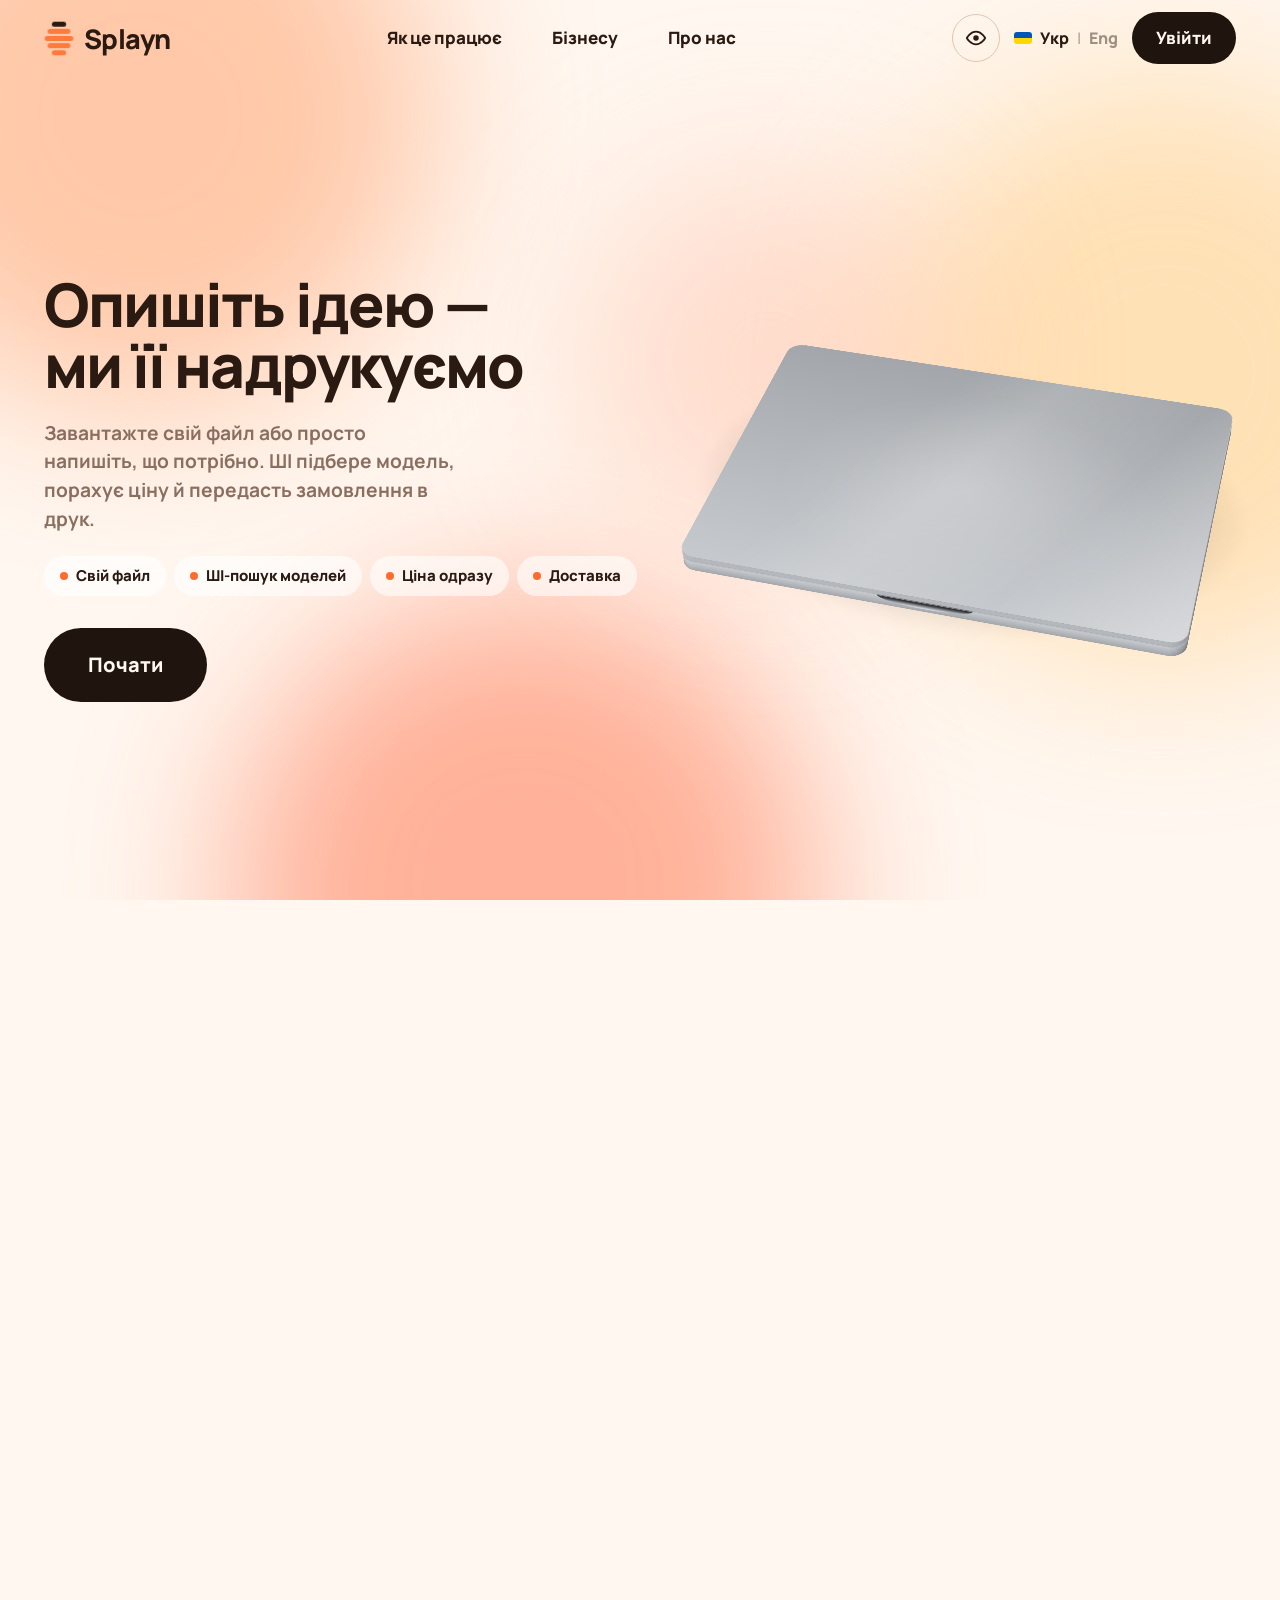
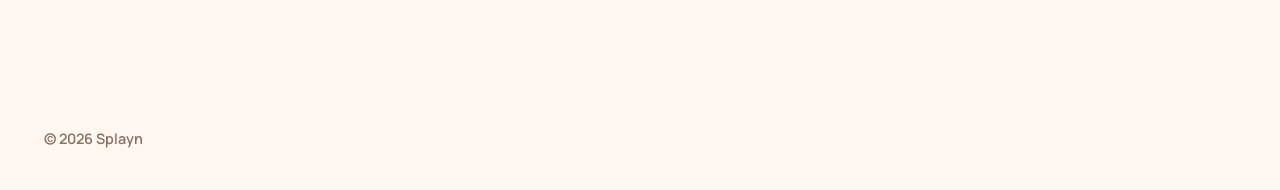
<file: site/index.html>
<!doctype html>
<html lang="uk">
<head>
  <meta charset="utf-8">
  <meta name="viewport" content="width=device-width, initial-scale=1">
  <title>Splayn — 3D-друк на замовлення</title>
  <link rel="preconnect" href="https://fonts.googleapis.com">
  <link rel="preconnect" href="https://fonts.gstatic.com" crossorigin>
  <link href="https://fonts.googleapis.com/css2?family=Manrope:wght@500;600;700;800&display=swap" rel="stylesheet">
  <link rel="icon" href="img/logo.svg" type="image/svg+xml">
  <link rel="stylesheet" href="css/main.css">
  <link rel="stylesheet" href="css/story.css">
</head>
<body>
  <div class="bg" aria-hidden="true"><span></span><span></span><span></span><span class="follow"></span></div>

  <header class="site-header">
    <div class="bar container">
      <a class="logo" href="index.html" aria-label="Splayn — на головну">
        <svg class="logo-mark" viewBox="18 18 84 98" aria-hidden="true"><rect x="40" y="100" width="40" height="14" rx="7"/><rect x="28" y="80" width="64" height="14" rx="7"/><rect x="20" y="60" width="80" height="14" rx="7"/><rect x="28" y="40" width="64" height="14" rx="7"/><rect class="top" x="40" y="20" width="40" height="14" rx="7"/></svg>
        <span class="logo-word">Splayn</span>
      </a>
      <nav class="nav" id="nav" aria-label="Головне меню">
        <a href="index.html#how">Як це працює</a>
        <a href="#business">Бізнесу</a>
        <a href="#about">Про нас</a>
      </nav>
      <div class="bar-right">
        <button class="icon-btn" id="a11y-btn" type="button" aria-pressed="false"
                aria-label="Версія для людей з порушенням зору">
          <svg width="22" height="22" viewBox="0 0 24 24" fill="none" stroke="currentColor" stroke-width="2"
               stroke-linejoin="round" aria-hidden="true">
            <path d="M2 12s3.6-7 10-7 10 7 10 7-3.6 7-10 7S2 12 2 12z"/>
            <circle cx="12" cy="12" r="3" fill="currentColor" stroke="none"/>
          </svg>
        </button>
        <div class="lang">
          <span class="flag" aria-hidden="true"></span>
          <a href="#" aria-current="true">Укр</a><span class="sep" aria-hidden="true">|</span><a href="#" class="off">Eng</a>
        </div>
        <a class="btn btn-login" href="#login">Увійти</a>
        <button class="icon-btn burger" id="burger" type="button" aria-expanded="false" aria-controls="nav" aria-label="Меню">
          <svg width="20" height="20" viewBox="0 0 24 24" fill="none" stroke="currentColor" stroke-width="2.2"
               stroke-linecap="round" aria-hidden="true">
            <path d="M4 7h16M4 12h16M4 17h16"/>
          </svg>
        </button>
      </div>
    </div>
  </header>

  <main class="home">
    <div class="progress-bar" aria-hidden="true"></div>

    <section class="story" id="how" aria-label="Що вміє сервіс і як працює замовлення">
      <div class="stick">
        <div class="hero-grid container">
          <div class="hero-text">
            <h1>Опишіть ідею —<br>ми її надрукуємо</h1>
            <p>Завантажте свій файл або просто напишіть, що потрібно. ШІ підбере модель, порахує ціну й передасть замовлення в друк.</p>
            <ul class="chips">
              <li class="chip"><i></i>Свій файл</li>
              <li class="chip"><i></i>ШІ-пошук моделей</li>
              <li class="chip"><i></i>Ціна одразу</li>
              <li class="chip"><i></i>Доставка</li>
            </ul>
            <a class="btn btn-lg" href="start.html">Почати</a>
          </div>

        <div class="stage3d" aria-label="Ноутбук у стилі MacBook Air">
          <div class="rig">
            <div class="floor-shadow"></div>
            <div class="base-bottom"></div>
            <div class="walls base-walls"></div>
            <div class="deck-top alu">
              <div class="hinge"></div>
              <div class="keyboard" aria-hidden="true"></div>
              <div class="trackpad"></div>
              <div class="scoop"></div>
            </div>
            <div class="lid">
              <div class="lid-back alu"></div>
              <div class="walls lid-walls"></div>
              <div class="lid-front alu">
              <div class="bezel">
                <div class="notch"></div>
                <div class="screen">
                  <div class="scenes">
                    <!-- One text-free storyboard. story.js drives every element from the scroll position. -->
                    <svg class="story-svg" viewBox="0 0 520 360" preserveAspectRatio="xMidYMid meet" role="img"
                         aria-label="Як працює замовлення: запит, підтвердження, друк, пакування, відправка">
                      <defs>
                        <!-- in the part's own coordinates (the part is drawn around 0,0 and spans -30..30) -->
                        <clipPath id="printClip"><rect id="printClipRect" x="-80" y="30" width="160" height="0"/></clipPath>
                        <clipPath id="typeClip"><rect id="typeClipRect" x="36" y="300" width="0" height="30"/></clipPath>
                      </defs>
                      <rect width="520" height="360" fill="#ffffff"/>

                      <!-- ===== Request, answer, approval ===== -->
                      <g id="chat">
                        <g id="uBubble" opacity="0">
                          <rect x="292" y="40" width="204" height="40" rx="14" fill="#1d1d1f"/>
                          <rect x="308" y="54" width="150" height="5" rx="2.5" fill="#ffffff" fill-opacity="0.85"/>
                          <rect x="308" y="65" width="104" height="5" rx="2.5" fill="#ffffff" fill-opacity="0.85"/>
                        </g>

                        <g id="aiAvatar" opacity="0">
                          <path d="M34 92 l2.4 5.6 l5.6 2.4 l-5.6 2.4 l-2.4 5.6 l-2.4 -5.6 l-5.6 -2.4 l5.6 -2.4 z" fill="#1d1d1f"/>
                        </g>
                        <g id="dots" opacity="0">
                          <rect x="50" y="90" width="42" height="20" rx="10" fill="#f2f2f4"/>
                          <circle class="dot" cx="62" cy="100" r="2.4" fill="#9a9aa0"/>
                          <circle class="dot" cx="71" cy="100" r="2.4" fill="#9a9aa0"/>
                          <circle class="dot" cx="80" cy="100" r="2.4" fill="#9a9aa0"/>
                        </g>
                        <g id="aBubble" opacity="0">
                          <rect x="50" y="88" width="244" height="54" rx="14" fill="#f2f2f4"/>
                          <rect class="aline" x="66" y="102" width="0" data-w="200" height="5" rx="2.5" fill="#b8b8be"/>
                          <rect class="aline" x="66" y="113" width="0" data-w="170" height="5" rx="2.5" fill="#b8b8be"/>
                          <rect class="aline" x="66" y="124" width="0" data-w="96" height="5" rx="2.5" fill="#1d1d1f"/>
                        </g>

                        <g class="photo" opacity="0">
                          <rect x="50" y="150" width="70" height="56" rx="12" fill="#f5f5f7"/>
                          <path id="thumb1" d="" fill="#ff7a2f" fill-rule="evenodd"/>
                        </g>
                        <g class="photo" opacity="0">
                          <rect x="128" y="150" width="70" height="56" rx="12" fill="#f5f5f7"/>
                          <g transform="translate(163 178) scale(1 0.55) translate(-163 -178)">
                            <path id="thumb2b" d="" fill="#d4612a" fill-rule="evenodd"/>
                            <path id="thumb2a" d="" fill="#ff7a2f" fill-rule="evenodd"/>
                          </g>
                        </g>
                        <g class="photo" opacity="0">
                          <rect x="206" y="150" width="70" height="56" rx="12" fill="#f5f5f7"/>
                          <path id="thumb3b" d="" fill="#c7c7cc" fill-rule="evenodd"/>
                          <path id="thumb3a" d="" fill="#ff7a2f" fill-rule="evenodd"/>
                        </g>

                        <g id="buttons" opacity="0">
                          <circle id="approveRect" cx="330" cy="178" r="18" fill="#1d1d1f"/>
                          <path d="M322 178.5 l5.5 5.5 l10 -11" fill="none" stroke="#ffffff" stroke-width="2.6"
                                stroke-linecap="round" stroke-linejoin="round"/>
                        </g>

                        <!-- input field: "words" appear one by one -->
                        <rect x="24" y="300" width="472" height="30" rx="15" fill="#f2f2f4"/>
                        <g id="words" clip-path="url(#typeClip)"></g>
                        <rect id="caret" x="40" y="308" width="1.4" height="14" rx="0.7" fill="#1d1d1f"/>
                        <circle cx="480" cy="315" r="11" fill="#1d1d1f"/>
                        <path d="M480 320 v-10 M475.5 314 l4.5 -4.5 l4.5 4.5" stroke="#ffffff" stroke-width="1.8" fill="none"
                              stroke-linecap="round" stroke-linejoin="round"/>

                        <g id="cursor" opacity="0">
                          <path d="M0 0 L0 15 L4 11 L7 18 L10 16.5 L7 10 L12 10 Z" fill="#1d1d1f" stroke="#ffffff"
                                stroke-width="1.2" stroke-linejoin="round"/>
                        </g>

                        <g id="confirm" opacity="0">
                          <rect width="520" height="360" fill="#000000" fill-opacity="0.18"/>
                          <g id="confirmCard">
                            <circle cx="260" cy="170" r="56" fill="#ffffff"/>
                            <circle id="confirmRing" cx="260" cy="170" r="30" fill="none" stroke="#34c759" stroke-width="4"
                                    stroke-dasharray="189" stroke-dashoffset="189" transform="rotate(-90 260 170)"/>
                            <path id="confirmCheck" d="M247 171 l9 9 l17 -18" fill="none" stroke="#34c759" stroke-width="4"
                                  stroke-linecap="round" stroke-linejoin="round" stroke-dasharray="40" stroke-dashoffset="40"/>
                          </g>
                        </g>
                      </g>

                      <!-- ===== Printing, packing, shipping ===== -->
                      <g id="shop" opacity="0">
                        <rect width="520" height="360" fill="#f5f5f7"/>
                        <g id="cam">
                          <rect x="-600" y="210" width="2000" height="300" fill="#ebebee"/>
                          <line x1="-600" y1="210" x2="1400" y2="210" stroke="#d6d6db" stroke-width="1"/>

                          <g id="printer">
                            <rect x="60" y="30" width="180" height="180" rx="12" fill="#1d1d1f"/>
                            <rect x="72" y="44" width="156" height="148" rx="6" fill="#2c2c2e"/>
                            <rect id="rail" x="78" y="155" width="144" height="3" rx="1.5" fill="#48484a"/>
                            <rect x="84" y="170" width="132" height="5" rx="2" fill="#3a3a3c"/>
                            <path id="gearPrint" d="" fill="#ff7a2f" fill-rule="evenodd" clip-path="url(#printClip)"/>
                            <g id="head">
                              <rect x="-12" y="-9" width="24" height="15" rx="4" fill="#e5e5ea"/>
                              <path d="M-2.5 6 h5 l-2.5 4.5 z" fill="#8e8e93"/>
                            </g>
                            <g id="door">
                              <rect x="72" y="44" width="156" height="148" rx="6" fill="#ffffff" fill-opacity="0.06"
                                    stroke="#3a3a3c" stroke-width="1.5"/>
                            </g>
                          </g>
                          <rect x="60" y="218" width="180" height="3" rx="1.5" fill="#dcdce0"/>
                          <rect id="progress" x="60" y="218" width="0" height="3" rx="1.5" fill="#1d1d1f"/>

                          <g id="box">
                            <polygon points="330,140 470,140 494,118 354,118" fill="#6b5233"/>
                            <polygon id="flapBack" points="354,118 494,118 494,92 354,92" fill="#c9a46e"/>
                            <path id="gearMove" d="" fill="#ff7a2f" fill-rule="evenodd" opacity="0"/>
                            <rect x="330" y="140" width="140" height="70" fill="#d8b27c"/>
                            <polygon points="470,140 494,118 494,188 470,210" fill="#bf9660"/>
                            <polygon id="flapFront" points="330,140 470,140 470,166 330,166" fill="#e0bd8a"/>
                            <g id="tape" opacity="0">
                              <rect id="tapeBand" x="336" y="125" width="0" height="8" fill="#efe2bf" fill-opacity="0.95"/>
                              <rect id="tapeShine" x="336" y="126.5" width="0" height="1.6" fill="#ffffff" fill-opacity="0.6"/>
                            </g>
                            <g id="tapeGun" opacity="0">
                              <circle cx="0" cy="0" r="7" fill="#e5e5ea"/>
                              <circle cx="0" cy="0" r="2.5" fill="#8e8e93"/>
                              <rect x="7" y="1" width="4" height="14" rx="2" fill="#1d1d1f"/>
                            </g>
                            <g id="labelShadow" opacity="0">
                              <rect x="352" y="150" width="96" height="52" rx="3" fill="#000000" fill-opacity="0.22"/>
                            </g>
                            <g id="label" opacity="0">
                              <g transform="translate(352 150)">
                                <rect width="96" height="52" rx="3" fill="#ffffff"/>
                                <rect width="96" height="10" rx="3" fill="#da291c"/>
                                <rect y="5" width="96" height="5" fill="#da291c"/>
                                <rect x="5" y="15" width="52" height="3.2" rx="1.6" fill="#c7c7cc"/>
                                <rect x="5" y="21" width="70" height="3.2" rx="1.6" fill="#c7c7cc"/>
                                <rect x="5" y="27" width="38" height="3.2" rx="1.6" fill="#c7c7cc"/>
                                <g id="barcode" transform="translate(5 35)"></g>
                              </g>
                            </g>
                          </g>

                          <g id="van">
                            <rect x="560" y="164" width="92" height="36" rx="6" fill="#ffffff" stroke="#d6d6db"/>
                            <path d="M652 174 h20 q8 0 12 8 l6 10 v8 h-38 z" fill="#ffffff" stroke="#d6d6db"/>
                            <path d="M656 178 h14 q5 0 8 6 l2.5 5 h-24.5 z" fill="#d6dde6"/>
                            <circle cx="580" cy="202" r="8" fill="#1d1d1f"/>
                            <circle cx="670" cy="202" r="8" fill="#1d1d1f"/>
                          </g>

                          <g id="house">
                            <path d="M1000 210 V162 L1035 134 L1070 162 V210 Z" fill="#ffffff" stroke="#d6d6db"/>
                            <rect x="1028" y="184" width="14" height="26" rx="2" fill="#d6d6db"/>
                          </g>
                          <g id="done" opacity="0">
                            <circle cx="1035" cy="108" r="14" fill="#34c759"/>
                            <path d="M1028 108 l5 5 l9 -10" fill="none" stroke="#ffffff" stroke-width="3"
                                  stroke-linecap="round" stroke-linejoin="round"/>
                          </g>
                        </g>
                      </g>

                      <!-- five progress dots instead of a labeled timeline -->
                      <g id="stageDots">
                        <circle cx="236" cy="346" r="2.6" fill="#d1d1d6"/>
                        <circle cx="248" cy="346" r="2.6" fill="#d1d1d6"/>
                        <circle cx="260" cy="346" r="2.6" fill="#d1d1d6"/>
                        <circle cx="272" cy="346" r="2.6" fill="#d1d1d6"/>
                        <circle cx="284" cy="346" r="2.6" fill="#d1d1d6"/>
                      </g>
                    </svg>
                  </div>
                </div>
              </div>
              </div>
            </div>
          </div>
        </div>
        </div>
      </div>
    </section>
  </main>

  <footer class="site">
    <div class="container">© 2026 Splayn</div>
  </footer>

  <script src="js/site.js"></script>
  <script src="js/story.js"></script>
</body>
</html>
</file>
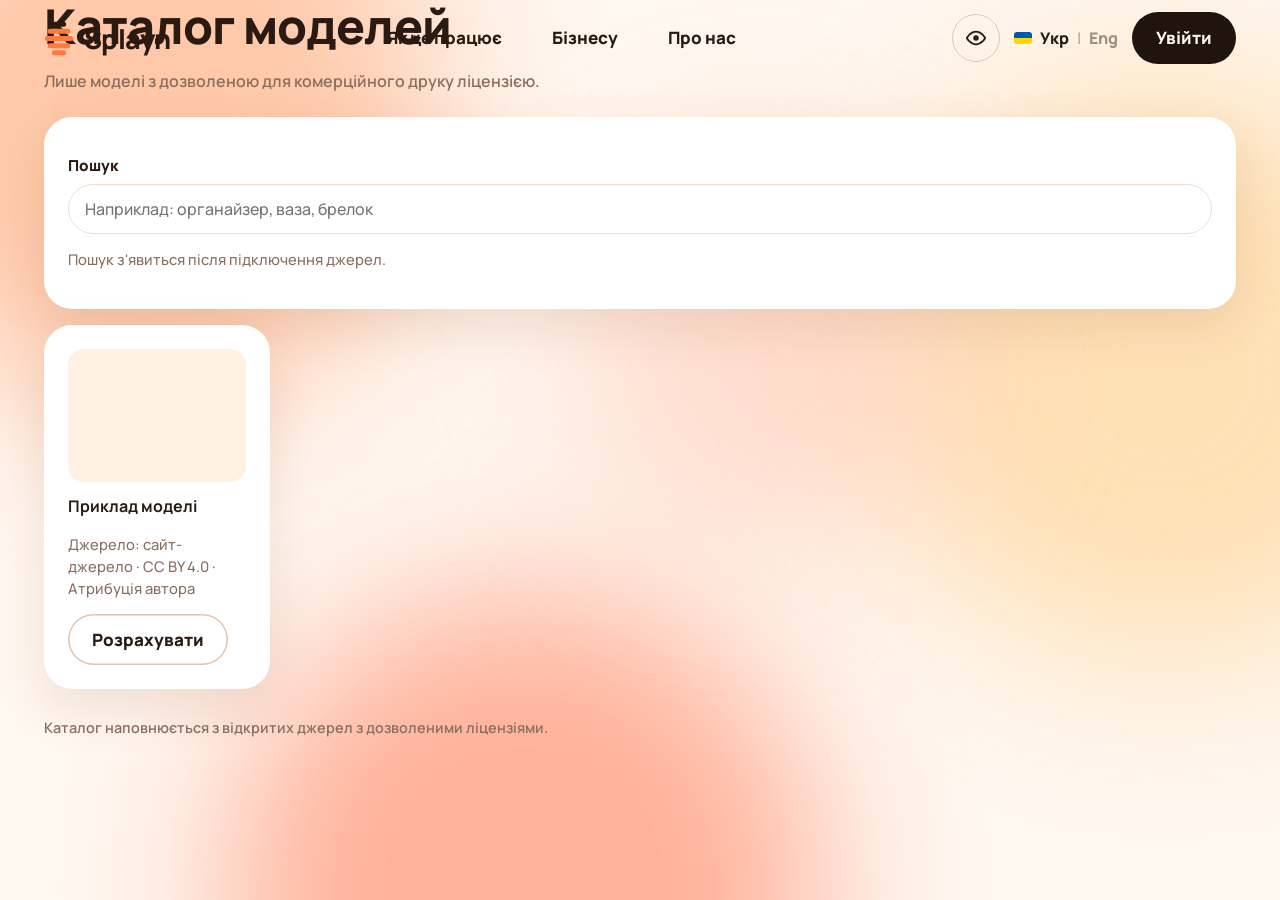
<file: site/catalog.html>
<!doctype html>
<html lang="uk">
<head>
  <meta charset="utf-8">
  <meta name="viewport" content="width=device-width, initial-scale=1">
  <title>Каталог — Splayn</title>
  <link rel="preconnect" href="https://fonts.googleapis.com">
  <link rel="preconnect" href="https://fonts.gstatic.com" crossorigin>
  <link href="https://fonts.googleapis.com/css2?family=Manrope:wght@500;600;700;800&display=swap" rel="stylesheet">
  <link rel="icon" href="img/logo.svg" type="image/svg+xml">
  <link rel="stylesheet" href="css/main.css">
</head>
<body>
  <div class="bg" aria-hidden="true"><span></span><span></span><span></span><span class="follow"></span></div>

  <header class="site-header">
    <div class="bar container">
      <a class="logo" href="index.html" aria-label="Splayn — на головну">
        <svg class="logo-mark" viewBox="18 18 84 98" aria-hidden="true"><rect x="40" y="100" width="40" height="14" rx="7"/><rect x="28" y="80" width="64" height="14" rx="7"/><rect x="20" y="60" width="80" height="14" rx="7"/><rect x="28" y="40" width="64" height="14" rx="7"/><rect class="top" x="40" y="20" width="40" height="14" rx="7"/></svg>
        <span class="logo-word">Splayn</span>
      </a>
      <nav class="nav" id="nav" aria-label="Головне меню">
        <a href="index.html#how">Як це працює</a>
        <a href="#business">Бізнесу</a>
        <a href="#about">Про нас</a>
      </nav>
      <div class="bar-right">
        <button class="icon-btn" id="a11y-btn" type="button" aria-pressed="false"
                aria-label="Версія для людей з порушенням зору">
          <svg width="22" height="22" viewBox="0 0 24 24" fill="none" stroke="currentColor" stroke-width="2"
               stroke-linejoin="round" aria-hidden="true">
            <path d="M2 12s3.6-7 10-7 10 7 10 7-3.6 7-10 7S2 12 2 12z"/>
            <circle cx="12" cy="12" r="3" fill="currentColor" stroke="none"/>
          </svg>
        </button>
        <div class="lang">
          <span class="flag" aria-hidden="true"></span>
          <a href="#" aria-current="true">Укр</a><span class="sep" aria-hidden="true">|</span><a href="#" class="off">Eng</a>
        </div>
        <a class="btn btn-login" href="#login">Увійти</a>
        <button class="icon-btn burger" id="burger" type="button" aria-expanded="false" aria-controls="nav" aria-label="Меню">
          <svg width="20" height="20" viewBox="0 0 24 24" fill="none" stroke="currentColor" stroke-width="2.2"
               stroke-linecap="round" aria-hidden="true">
            <path d="M4 7h16M4 12h16M4 17h16"/>
          </svg>
        </button>
      </div>
    </div>
  </header>

  <main class="container">
    <h1>Каталог моделей</h1>
    <p class="lead">Лише моделі з дозволеною для комерційного друку ліцензією.</p>

    <div class="card" style="margin-bottom:var(--space)">
      <label for="q">Пошук</label>
      <input type="text" id="q" placeholder="Наприклад: органайзер, ваза, брелок">
      <p class="meta">Пошук з'явиться після підключення джерел.</p>
    </div>

    <div class="grid" id="products">
      <article class="card product">
        <div class="thumb"></div>
        <strong>Приклад моделі</strong>
        <p class="meta">Джерело: сайт-джерело · CC BY 4.0 · Атрибуція автора</p>
        <a class="btn btn-ghost" href="upload.html">Розрахувати</a>
      </article>
    </div>
  </main>

  <footer class="site">
    <div class="container">Каталог наповнюється з відкритих джерел з дозволеними ліцензіями.</div>
  </footer>

  <script src="js/site.js"></script>
  <script src="js/app.js"></script>
</body>
</html>
</file>
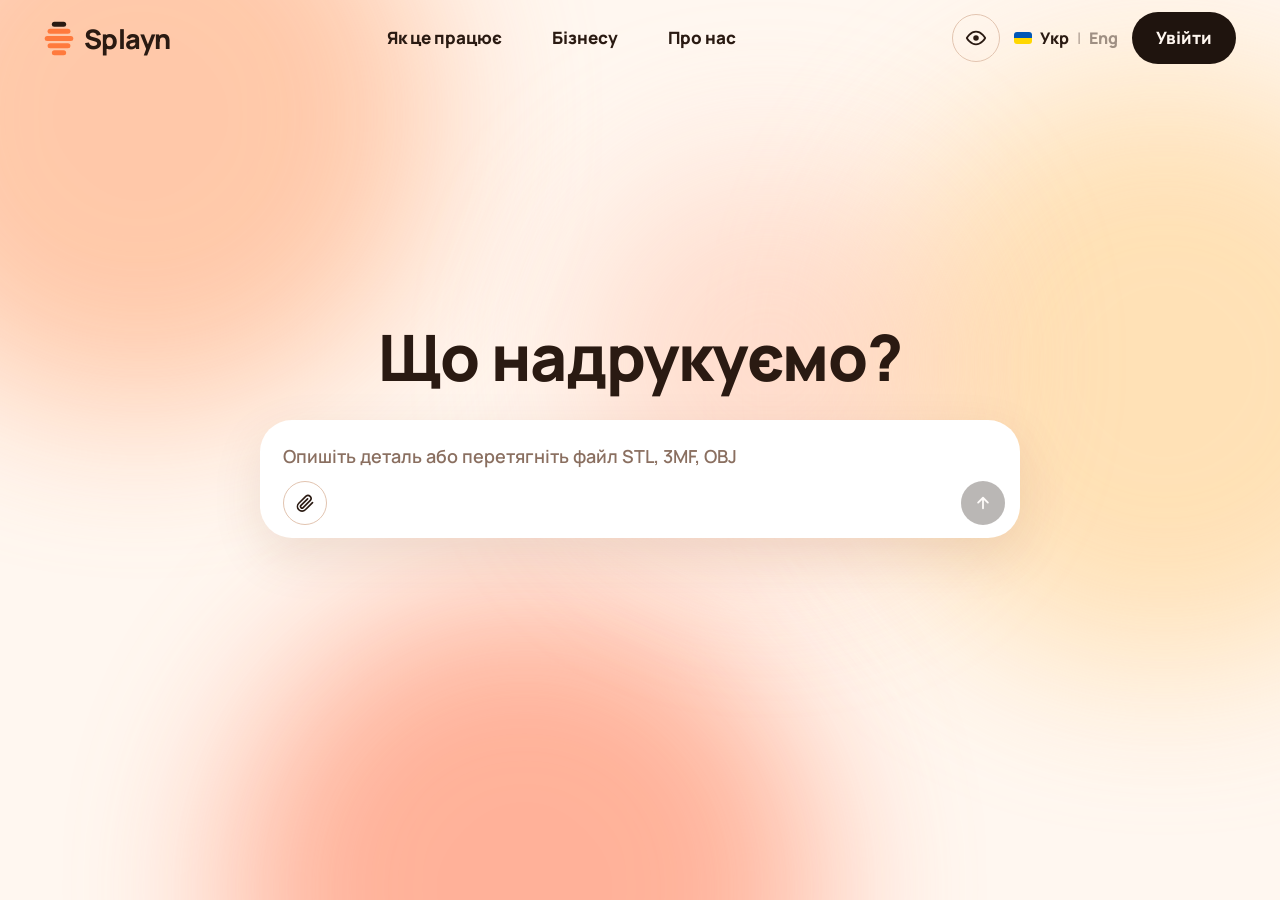
<file: site/start.html>
<!doctype html>
<html lang="uk">
<head>
  <meta charset="utf-8">
  <meta name="viewport" content="width=device-width, initial-scale=1">
  <title>Почати — Splayn</title>
  <link rel="preconnect" href="https://fonts.googleapis.com">
  <link rel="preconnect" href="https://fonts.gstatic.com" crossorigin>
  <link href="https://fonts.googleapis.com/css2?family=Manrope:wght@500;600;700;800&display=swap" rel="stylesheet">
  <link rel="icon" href="img/logo.svg" type="image/svg+xml">
  <link rel="stylesheet" href="css/main.css">
  <!-- 3D engine for the price cards; loaded only when the first card appears. -->
  <script type="importmap">
    {
      "imports": {
        "three": "https://cdn.jsdelivr.net/npm/three@0.170.0/build/three.module.min.js",
        "three/addons/": "https://cdn.jsdelivr.net/npm/three@0.170.0/examples/jsm/"
      }
    }
  </script>
</head>
<body>
  <div class="bg" aria-hidden="true"><span></span><span></span><span></span><span class="follow"></span></div>

  <header class="site-header">
    <div class="bar container">
      <a class="logo" href="index.html" aria-label="Splayn — на головну">
        <svg class="logo-mark" viewBox="18 18 84 98" aria-hidden="true"><rect x="40" y="100" width="40" height="14" rx="7"/><rect x="28" y="80" width="64" height="14" rx="7"/><rect x="20" y="60" width="80" height="14" rx="7"/><rect x="28" y="40" width="64" height="14" rx="7"/><rect class="top" x="40" y="20" width="40" height="14" rx="7"/></svg>
        <span class="logo-word">Splayn</span>
      </a>
      <nav class="nav" id="nav" aria-label="Головне меню">
        <a href="index.html#how">Як це працює</a>
        <a href="#business">Бізнесу</a>
        <a href="#about">Про нас</a>
      </nav>
      <div class="bar-right">
        <button class="icon-btn" id="a11y-btn" type="button" aria-pressed="false"
                aria-label="Версія для людей з порушенням зору">
          <svg width="22" height="22" viewBox="0 0 24 24" fill="none" stroke="currentColor" stroke-width="2"
               stroke-linejoin="round" aria-hidden="true">
            <path d="M2 12s3.6-7 10-7 10 7 10 7-3.6 7-10 7S2 12 2 12z"/>
            <circle cx="12" cy="12" r="3" fill="currentColor" stroke="none"/>
          </svg>
        </button>
        <div class="lang">
          <span class="flag" aria-hidden="true"></span>
          <a href="#" aria-current="true">Укр</a><span class="sep" aria-hidden="true">|</span><a href="#" class="off">Eng</a>
        </div>
        <a class="btn btn-login" href="#login">Увійти</a>
        <button class="icon-btn burger" id="burger" type="button" aria-expanded="false" aria-controls="nav" aria-label="Меню">
          <svg width="20" height="20" viewBox="0 0 24 24" fill="none" stroke="currentColor" stroke-width="2.2"
               stroke-linecap="round" aria-hidden="true">
            <path d="M4 7h16M4 12h16M4 17h16"/>
          </svg>
        </button>
      </div>
    </div>
  </header>

  <main class="start container">
    <h1 class="start-title">Що надрукуємо?</h1>

    <div class="thread" id="thread" aria-live="polite"></div>

    <!-- One field for everything: describe the part, attach your file, or both.
         The AI assistant will search, check the file and calculate the price (next step). -->
    <form class="composer" id="composer" novalidate>
      <div class="files" id="files"></div>
      <textarea id="prompt" rows="1" aria-label="Запит до помічника"
                placeholder="Опишіть деталь або перетягніть файл STL, 3MF, OBJ"></textarea>
      <div class="composer-row">
        <label class="icon-btn attach" title="Додати файл" aria-label="Додати файл">
          <input type="file" id="file" accept=".stl,.3mf,.obj" multiple hidden>
          <svg width="20" height="20" viewBox="0 0 24 24" fill="none" stroke="currentColor" stroke-width="2"
               stroke-linecap="round" stroke-linejoin="round" aria-hidden="true">
            <path d="M21 11.5l-8.6 8.6a5.5 5.5 0 0 1-7.8-7.8l8.6-8.6a3.7 3.7 0 0 1 5.2 5.2l-8.6 8.6a1.8 1.8 0 0 1-2.6-2.6l7.9-7.9"/>
          </svg>
        </label>
        <button class="send" id="send" type="submit" aria-label="Надіслати" disabled>
          <svg width="18" height="18" viewBox="0 0 24 24" fill="none" stroke="currentColor" stroke-width="2.4"
               stroke-linecap="round" stroke-linejoin="round" aria-hidden="true">
            <path d="M12 19V5M5.5 11.5L12 5l6.5 6.5"/>
          </svg>
        </button>
      </div>
    </form>
    <p class="start-note" id="note" role="status"></p>
  </main>

  <script src="js/site.js"></script>
  <script src="js/layout-model.js"></script>
  <script src="js/layout-fix.js"></script>
  <script src="js/start.js"></script>
</body>
</html>
</file>
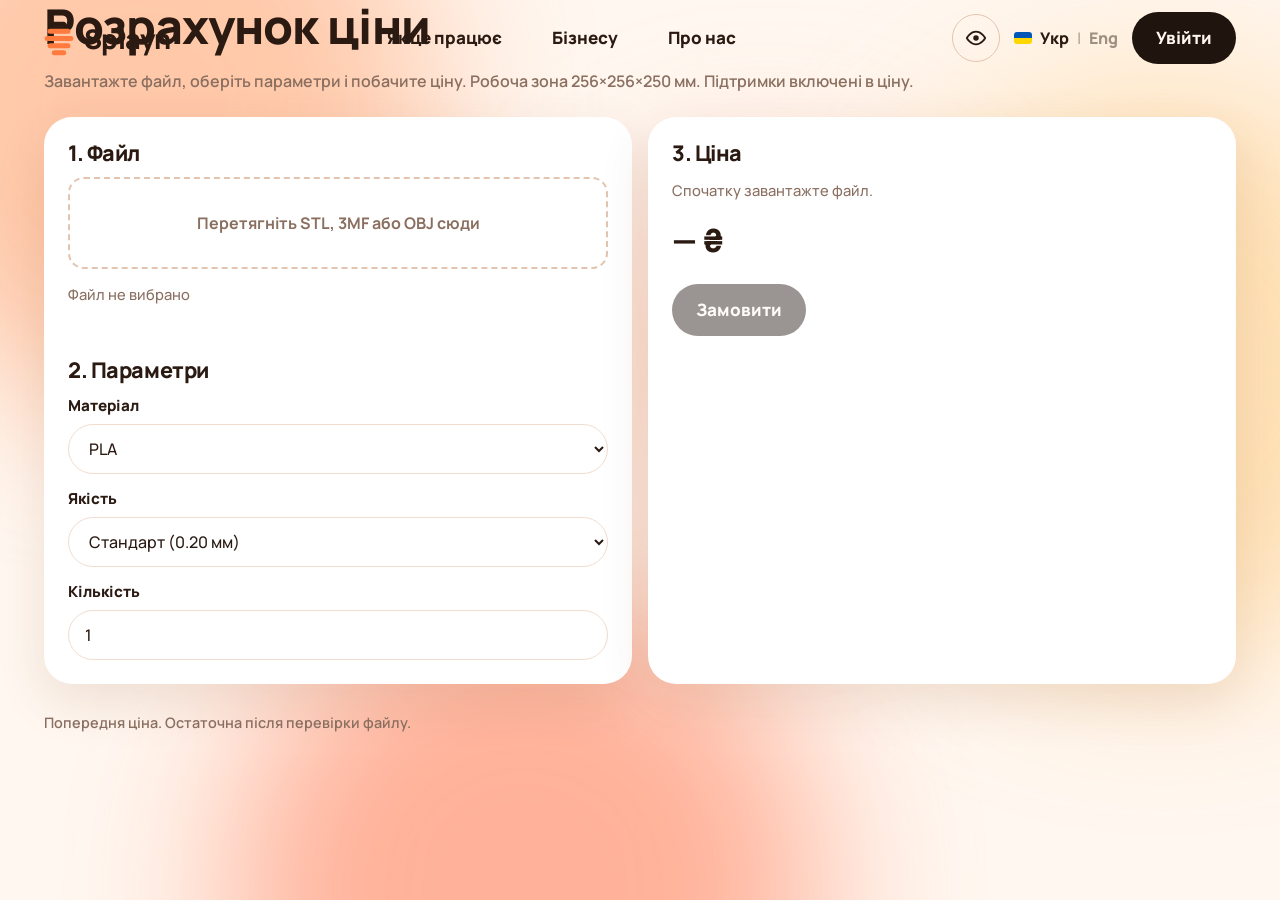
<file: site/upload.html>
<!doctype html>
<html lang="uk">
<head>
  <meta charset="utf-8">
  <meta name="viewport" content="width=device-width, initial-scale=1">
  <title>Розрахунок ціни — Splayn</title>
  <link rel="preconnect" href="https://fonts.googleapis.com">
  <link rel="preconnect" href="https://fonts.gstatic.com" crossorigin>
  <link href="https://fonts.googleapis.com/css2?family=Manrope:wght@500;600;700;800&display=swap" rel="stylesheet">
  <link rel="icon" href="img/logo.svg" type="image/svg+xml">
  <link rel="stylesheet" href="css/main.css">
</head>
<body>
  <div class="bg" aria-hidden="true"><span></span><span></span><span></span><span class="follow"></span></div>

  <header class="site-header">
    <div class="bar container">
      <a class="logo" href="index.html" aria-label="Splayn — на головну">
        <svg class="logo-mark" viewBox="18 18 84 98" aria-hidden="true"><rect x="40" y="100" width="40" height="14" rx="7"/><rect x="28" y="80" width="64" height="14" rx="7"/><rect x="20" y="60" width="80" height="14" rx="7"/><rect x="28" y="40" width="64" height="14" rx="7"/><rect class="top" x="40" y="20" width="40" height="14" rx="7"/></svg>
        <span class="logo-word">Splayn</span>
      </a>
      <nav class="nav" id="nav" aria-label="Головне меню">
        <a href="index.html#how">Як це працює</a>
        <a href="#business">Бізнесу</a>
        <a href="#about">Про нас</a>
      </nav>
      <div class="bar-right">
        <button class="icon-btn" id="a11y-btn" type="button" aria-pressed="false"
                aria-label="Версія для людей з порушенням зору">
          <svg width="22" height="22" viewBox="0 0 24 24" fill="none" stroke="currentColor" stroke-width="2"
               stroke-linejoin="round" aria-hidden="true">
            <path d="M2 12s3.6-7 10-7 10 7 10 7-3.6 7-10 7S2 12 2 12z"/>
            <circle cx="12" cy="12" r="3" fill="currentColor" stroke="none"/>
          </svg>
        </button>
        <div class="lang">
          <span class="flag" aria-hidden="true"></span>
          <a href="#" aria-current="true">Укр</a><span class="sep" aria-hidden="true">|</span><a href="#" class="off">Eng</a>
        </div>
        <a class="btn btn-login" href="#login">Увійти</a>
        <button class="icon-btn burger" id="burger" type="button" aria-expanded="false" aria-controls="nav" aria-label="Меню">
          <svg width="20" height="20" viewBox="0 0 24 24" fill="none" stroke="currentColor" stroke-width="2.2"
               stroke-linecap="round" aria-hidden="true">
            <path d="M4 7h16M4 12h16M4 17h16"/>
          </svg>
        </button>
      </div>
    </div>
  </header>

  <main class="container">
    <h1>Розрахунок ціни</h1>
    <p class="lead">Завантажте файл, оберіть параметри і побачите ціну. Робоча зона 256×256×250 мм. Підтримки включені в ціну.</p>

    <div class="grid-2">
      <section class="card">
        <h2>1. Файл</h2>
        <div class="dropzone" id="drop" tabindex="0">Перетягніть STL, 3MF або OBJ сюди</div>
        <input type="file" id="file" accept=".stl,.3mf,.obj" hidden>
        <p class="meta" id="file-name">Файл не вибрано</p>
        <p class="error" id="file-error"></p>

        <h2 style="margin-top:20px">2. Параметри</h2>
        <label for="material">Матеріал</label>
        <select id="material">
          <option value="pla">PLA</option>
          <option value="petg">PETG</option>
          <option value="abs">ABS</option>
        </select>

        <label for="quality">Якість</label>
        <select id="quality">
          <option value="draft">Чернетка (0.28 мм)</option>
          <option value="standard" selected>Стандарт (0.20 мм)</option>
          <option value="fine">Висока (0.12 мм)</option>
        </select>

        <label for="qty">Кількість</label>
        <input type="number" id="qty" min="1" max="100" value="1">
      </section>

      <section class="card">
        <h2>3. Ціна</h2>
        <p class="meta" id="status">Спочатку завантажте файл.</p>
        <div class="price" id="price">— ₴</div>
        <p class="meta" id="details"></p>
        <p style="margin-top:20px"><button class="btn" id="order" disabled>Замовити</button></p>
      </section>
    </div>
  </main>

  <footer class="site">
    <div class="container">Попередня ціна. Остаточна після перевірки файлу.</div>
  </footer>

  <script src="js/site.js"></script>
  <script src="js/app.js"></script>
</body>
</html>
</file>
<file: site/css/main.css>
/* ==========================================================================
   Design tokens. Warm palette; light or dark follows the device setting.
   Font: Manrope (free, Cyrillic), heavy weights for headings.
   Shapes: pill buttons and large radii.
   ========================================================================== */

:root {
  --font: "Manrope", system-ui, -apple-system, "Segoe UI", Roboto, sans-serif;

  --color-bg: #fff7f0;
  --color-surface: #ffffff;
  --color-surface-2: #fff0e4;
  --color-text: #2a1a12;
  --color-muted: #8a6f60;
  --color-border: #f0ddcf;
  --color-border-strong: #e2c4b0;
  --color-accent: #ff6b2c;
  --color-accent-text: #ffffff;
  --color-cta: #1f140e;
  --color-cta-text: #fff7f0;
  --color-danger: #c0392b;
  --color-ok: #2d7a47;
  --color-ok-bg: rgba(45, 122, 71, 0.12);
  --color-warn: #9a5b00;
  --color-warn-bg: rgba(214, 140, 20, 0.16);
  --view-bg: radial-gradient(120% 90% at 50% 0%, #fffaf5 0%, #f6e6d8 100%);
  --logo-orange: #ff7a3d;

  --pill-bg: rgba(255, 255, 255, 0.6);
  --pill-bg-hover: rgba(255, 255, 255, 0.38);
  --header-bg: rgba(255, 247, 240, 0.72);
  --shadow: 0 18px 50px rgba(120, 60, 20, 0.12);

  --blob-1: #ffb48a;
  --blob-2: #ffd79c;
  --blob-3: #ff9373;
  --blob-4: #ffc9b3;
  --blob-opacity: 0.7;

  --radius: 28px;
  --radius-sm: 16px;
  --space: 16px;
  --header-h: 76px;
  color-scheme: light;
}

@media (prefers-color-scheme: dark) {
  :root:not([data-theme="light"]) {
    --color-bg: #160f0b;
    --color-surface: #221811;
    --color-surface-2: #2b1f17;
    --color-text: #fbefe6;
    --color-muted: #b9a194;
    --color-border: #3b2b21;
    --color-border-strong: #57412f;
    --color-accent: #ff8a4c;
    --color-accent-text: #1a0f09;
    --color-cta: #fbefe6;
    --color-cta-text: #1a0f09;
    --color-ok: #7fd49a;
    --color-ok-bg: rgba(127, 212, 154, 0.14);
    --color-warn: #f2b45a;
    --color-warn-bg: rgba(242, 180, 90, 0.14);
    --view-bg: radial-gradient(120% 90% at 50% 0%, #34261c 0%, #1c140f 100%);
    --pill-bg: rgba(255, 255, 255, 0.09);
    --pill-bg-hover: rgba(255, 255, 255, 0.05);
    --header-bg: rgba(22, 15, 11, 0.72);
    --shadow: 0 18px 50px rgba(0, 0, 0, 0.4);
    --blob-1: #8c3a14;
    --blob-2: #7a5418;
    --blob-3: #7a2c22;
    --blob-4: #5a3020;
    --blob-opacity: 0.55;
    color-scheme: dark;
  }
}

:root[data-theme="dark"] {
  --color-bg: #160f0b;
  --color-surface: #221811;
  --color-surface-2: #2b1f17;
  --color-text: #fbefe6;
  --color-muted: #b9a194;
  --color-border: #3b2b21;
  --color-border-strong: #57412f;
  --color-accent: #ff8a4c;
  --color-accent-text: #1a0f09;
  --color-cta: #fbefe6;
  --color-cta-text: #1a0f09;
  --color-ok: #7fd49a;
  --color-ok-bg: rgba(127, 212, 154, 0.14);
  --color-warn: #f2b45a;
  --color-warn-bg: rgba(242, 180, 90, 0.14);
  --view-bg: radial-gradient(120% 90% at 50% 0%, #34261c 0%, #1c140f 100%);
  --pill-bg: rgba(255, 255, 255, 0.09);
  --pill-bg-hover: rgba(255, 255, 255, 0.05);
  --header-bg: rgba(22, 15, 11, 0.72);
  --shadow: 0 18px 50px rgba(0, 0, 0, 0.4);
  --blob-1: #8c3a14;
  --blob-2: #7a5418;
  --blob-3: #7a2c22;
  --blob-4: #5a3020;
  --blob-opacity: 0.55;
  color-scheme: dark;
}

/* Eye button: larger text and stronger contrast */
:root.a11y { --color-muted: var(--color-text); }
:root.a11y body { font-size: 19px; }
:root.a11y .nav a, :root.a11y .btn { font-size: 19px; }

/* ========================================================================== */

* { box-sizing: border-box; }

html { -webkit-text-size-adjust: 100%; }

body {
  margin: 0;
  font-family: var(--font);
  font-weight: 500;
  background: var(--color-bg);
  color: var(--color-text);
  line-height: 1.5;
}

a { color: inherit; }

.container {
  width: 100%;
  max-width: 1240px;
  margin: 0 auto;
  padding: 0 24px;
}
@media (max-width: 600px) { .container { padding: 0 16px; } }

h1, h2, h3 { font-weight: 800; letter-spacing: -0.02em; line-height: 1.1; }
h1 { font-size: clamp(32px, 4vw, 48px); margin: 0 0 var(--space); }
h2 { font-size: 1.35rem; margin: 0 0 12px; }
p.lead { color: var(--color-muted); font-weight: 600; margin: 0 0 24px; }

main { padding: calc(var(--header-h) + 32px) 0 48px; }
main.home { padding: 0; }

/* ---------- Background: warm color blobs, slowly drifting ---------- */

.bg {
  position: fixed;
  inset: 0;
  z-index: -1;
  overflow: hidden;
  pointer-events: none;
}
.bg span {
  position: absolute;
  width: 46vmax;
  height: 46vmax;
  border-radius: 50%;
  filter: blur(80px);
  opacity: var(--blob-opacity);
  will-change: transform;
}
.bg span:nth-child(1) { background: var(--blob-1); left: -12vmax; top: -14vmax; animation: drift-a 28s ease-in-out infinite alternate; }
.bg span:nth-child(2) { background: var(--blob-2); right: -14vmax; top: 6vmax; animation: drift-b 34s ease-in-out infinite alternate; }
.bg span:nth-child(3) { background: var(--blob-3); left: 18vmax; bottom: -22vmax; animation: drift-c 40s ease-in-out infinite alternate; }
/* the fourth one drifts toward the pointer (site.js sets --mx / --my) */
.bg span.follow {
  background: var(--blob-4);
  width: 30vmax;
  height: 30vmax;
  left: calc(var(--mx, 60) * 1% - 15vmax);
  top: calc(var(--my, 40) * 1% - 15vmax);
  transition: left 2.4s ease-out, top 2.4s ease-out;
  opacity: calc(var(--blob-opacity) * 0.8);
}
@keyframes drift-a { to { transform: translate(16vmax, 10vmax) scale(1.12); } }
@keyframes drift-b { to { transform: translate(-14vmax, 14vmax) scale(0.92); } }
@keyframes drift-c { to { transform: translate(12vmax, -12vmax) scale(1.08); } }

@media (prefers-reduced-motion: reduce) {
  .bg span { animation: none; }
  .bg span.follow { transition: none; }
}

/* ---------- Top bar ---------- */

.site-header {
  position: fixed;
  top: 0;
  left: 0;
  right: 0;
  z-index: 40;
  transition: background 0.3s ease, box-shadow 0.3s ease;
}
.site-header.scrolled {
  background: var(--header-bg);
  -webkit-backdrop-filter: saturate(1.4) blur(14px);
  backdrop-filter: saturate(1.4) blur(14px);
  box-shadow: 0 1px 0 var(--color-border);
}

.bar {
  height: var(--header-h);
  display: flex;
  align-items: center;
  gap: 16px;
  position: relative;
}

/* empty slot for the logo */
/* ---------- Splayn logo: five print layers + the name ---------- */

.logo {
  flex: none;
  display: inline-flex;
  align-items: center;
  gap: 10px;
  color: var(--color-text);
  text-decoration: none;
}
.logo-mark { width: 30px; height: 35px; overflow: visible; }
.logo-mark rect, .loader rect { fill: var(--logo-orange); }
.logo-mark rect.top, .loader rect.top { fill: currentColor; }
.logo-word { font-weight: 800; font-size: 27px; line-height: 1; letter-spacing: -0.02em; }

/* First page of a visit: the layers stack up one by one, then the name rises. */
.logo-intro .logo-mark rect { transform-box: fill-box; animation: logo-up 0.6s cubic-bezier(0.2, 0.8, 0.2, 1) both; }
.logo-intro .logo-mark rect:nth-child(1) { animation-delay: 0.1s; }
.logo-intro .logo-mark rect:nth-child(2) { animation-delay: 0.3s; }
.logo-intro .logo-mark rect:nth-child(3) { animation-delay: 0.5s; }
.logo-intro .logo-mark rect:nth-child(4) { animation-delay: 0.7s; }
.logo-intro .logo-mark rect:nth-child(5) { animation-delay: 0.9s; }
.logo-intro .logo-word { animation: logo-rise 0.7s ease-out 1.2s both; }
@keyframes logo-up {
  from { opacity: 0; transform: translateY(400%); }
  55% { opacity: 1; }
  80% { transform: translateY(-28%); }
  to { opacity: 1; transform: none; }
}
@keyframes logo-rise {
  from { opacity: 0; transform: translateY(40%); }
  to { opacity: 1; transform: none; }
}

/* Loading indicator everywhere on the site: the logo printing layer by layer, no text. */
.loader { display: inline-block; width: 40px; line-height: 0; color: var(--color-text); vertical-align: middle; }
.loader svg { display: block; width: 100%; height: auto; overflow: visible; }
.loader rect { transform-box: fill-box; animation: logo-layer 2s cubic-bezier(0.2, 0.8, 0.2, 1) infinite both; }
.loader rect:nth-child(2) { animation-delay: 0.14s; }
.loader rect:nth-child(3) { animation-delay: 0.28s; }
.loader rect:nth-child(4) { animation-delay: 0.42s; }
.loader rect:nth-child(5) { animation-delay: 0.56s; }
.loader-sm { width: 22px; }
.loader-lg { width: 64px; }
@keyframes logo-layer {
  0% { opacity: 0; transform: translateY(260%); }
  14% { opacity: 1; transform: translateY(-18%); }
  20% { transform: none; }
  70% { opacity: 1; transform: none; }
  84%, 100% { opacity: 0; transform: none; }
}
@keyframes logo-pulse { 0%, 100% { opacity: 0.35; } 50% { opacity: 1; } }
@media (prefers-reduced-motion: reduce) {
  .logo-intro .logo-mark rect, .logo-intro .logo-word { animation: none; }
  .loader rect { animation: none; }
  .loader svg { animation: logo-pulse 1.6s ease-in-out infinite; }
}

.nav {
  display: flex;
  gap: 6px;
  margin: 0 auto;
}
.nav a {
  padding: 12px 22px;
  border-radius: 999px;
  text-decoration: none;
  font-weight: 800;
  font-size: 17px;
  white-space: nowrap;
  transition: background 0.2s ease;
}
.nav a:hover { background: var(--pill-bg-hover); }
.nav a[aria-current="page"] { background: var(--pill-bg); }

.bar-right {
  display: flex;
  align-items: center;
  gap: 14px;
  flex: none;
}

.icon-btn {
  width: 48px;
  height: 48px;
  border-radius: 50%;
  border: 1.5px solid var(--color-border-strong);
  background: transparent;
  color: var(--color-text);
  display: grid;
  place-items: center;
  cursor: pointer;
  transition: background 0.2s ease;
}
.icon-btn:hover { background: var(--pill-bg-hover); }
.icon-btn[aria-pressed="true"] { background: var(--color-cta); color: var(--color-cta-text); border-color: var(--color-cta); }

.lang {
  display: flex;
  align-items: center;
  gap: 8px;
  font-weight: 800;
  font-size: 16px;
}
.lang a { text-decoration: none; }
.lang .flag {
  width: 18px;
  height: 12px;
  border-radius: 3px;
  background: linear-gradient(#0057b7 50%, #ffd700 50%);
}
.lang .sep { opacity: 0.35; font-weight: 500; }
.lang .off { opacity: 0.45; }

.burger { display: none; }

@media (max-width: 1020px) {
  .nav {
    display: none;
    position: absolute;
    top: calc(var(--header-h) - 4px);
    left: 0;
    right: 0;
    margin: 0 16px;
    flex-direction: column;
    padding: 8px;
    border-radius: 24px;
    background: var(--color-surface);
    box-shadow: var(--shadow);
  }
  .site-header.open .nav { display: flex; }
  .nav a { padding: 14px 18px; }
  .burger { display: grid; }
}
@media (max-width: 600px) {
  .logo { gap: 8px; }
  .logo-mark { width: 26px; height: 30px; }
  .logo-word { font-size: 23px; }
  .lang { display: none; }
  .bar-right { gap: 8px; }
  .icon-btn { width: 42px; height: 42px; }
  .btn.btn-login { padding: 10px 16px; font-size: 15px; }
}

/* ---------- Buttons ---------- */

.btn {
  display: inline-flex;
  align-items: center;
  justify-content: center;
  gap: 10px;
  border: 0;
  border-radius: 999px;
  padding: 13px 24px;
  font: inherit;
  font-weight: 800;
  font-size: 17px;
  background: var(--color-cta);
  color: var(--color-cta-text);
  text-decoration: none;
  cursor: pointer;
  transition: transform 0.15s ease, opacity 0.2s ease;
}
.btn:hover { transform: translateY(-1px); }
.btn:active { transform: translateY(0); }
.btn:disabled { opacity: 0.45; cursor: not-allowed; transform: none; }
.btn-lg { padding: 22px 44px; font-size: 20px; }
.btn-ghost {
  background: transparent;
  color: var(--color-text);
  box-shadow: inset 0 0 0 1.5px var(--color-border-strong);
}

/* ---------- Generic components (upload and catalog pages) ---------- */

.card {
  background: var(--color-surface);
  border-radius: var(--radius);
  padding: 24px;
  box-shadow: var(--shadow);
}

.grid {
  display: grid;
  gap: var(--space);
  grid-template-columns: repeat(auto-fill, minmax(220px, 1fr));
}
.grid-2 { display: grid; gap: var(--space); grid-template-columns: 1fr; }
@media (min-width: 760px) { .grid-2 { grid-template-columns: 1fr 1fr; } }

.dropzone {
  border: 2px dashed var(--color-border-strong);
  border-radius: var(--radius-sm);
  padding: 32px 16px;
  text-align: center;
  color: var(--color-muted);
  font-weight: 700;
  cursor: pointer;
}
.dropzone.over { border-color: var(--color-accent); color: var(--color-text); }

label { display: block; font-weight: 800; margin: 14px 0 6px; font-size: 0.95rem; }

select, input[type="number"], input[type="text"] {
  width: 100%;
  padding: 12px 16px;
  border: 1.5px solid var(--color-border);
  border-radius: 999px;
  background: var(--color-surface);
  color: var(--color-text);
  font: inherit;
}

.price { font-size: 2rem; font-weight: 800; margin: 12px 0 4px; }
.meta { color: var(--color-muted); font-size: 0.92rem; }
.error { color: var(--color-danger); font-size: 0.92rem; min-height: 1.2em; }

.product .thumb {
  width: 100%;
  aspect-ratio: 4 / 3;
  background: var(--color-surface-2);
  border-radius: var(--radius-sm);
  margin-bottom: 12px;
}

footer.site {
  padding: 28px 0 40px;
  color: var(--color-muted);
  font-size: 0.9rem;
  font-weight: 600;
}

/* ---------- Start page: one field for text and files ---------- */

.start {
  min-height: 100vh;
  display: flex;
  flex-direction: column;
  align-items: center;
  justify-content: center;
  text-align: center;
}
.start-title { font-size: clamp(36px, 5vw, 64px); margin: 0 0 28px; }

.composer {
  width: min(760px, 100%);
  background: var(--color-surface);
  border-radius: 32px;
  box-shadow: var(--shadow);
  padding: 14px 14px 12px 22px;
  text-align: left;
  border: 1.5px solid transparent;
  transition: border-color 0.2s ease;
}
.composer.over { border-color: var(--color-accent); }
.composer textarea {
  display: block;
  width: 100%;
  border: 0;
  outline: 0;
  resize: none;
  background: transparent;
  color: var(--color-text);
  font: inherit;
  font-size: 18px;
  font-weight: 600;
  line-height: 1.45;
  padding: 8px 0;
  max-height: 200px;
}
.composer textarea::placeholder { color: var(--color-muted); }
.composer-row { display: flex; align-items: center; justify-content: space-between; margin-top: 4px; }
.composer .attach { margin: 0; width: 44px; height: 44px; }
.send {
  width: 44px;
  height: 44px;
  border-radius: 50%;
  border: 0;
  background: var(--color-cta);
  color: var(--color-cta-text);
  display: grid;
  place-items: center;
  cursor: pointer;
}
.send:disabled { opacity: 0.3; cursor: default; }
.files { display: flex; flex-wrap: wrap; gap: 8px; }
.files:not(:empty) { margin-bottom: 6px; }
.file-chip {
  display: inline-flex;
  align-items: center;
  gap: 8px;
  padding: 6px 6px 6px 14px;
  border-radius: 999px;
  background: var(--color-surface-2);
  font-weight: 700;
  font-size: 14px;
}
.file-chip button {
  width: 22px;
  height: 22px;
  border-radius: 50%;
  border: 0;
  background: var(--color-border);
  color: var(--color-text);
  cursor: pointer;
  line-height: 1;
}
.start-note { min-height: 1.5em; margin: 16px 0 0; color: var(--color-muted); font-weight: 600; }

/* ---------- Start page as a chat (after the first message) ---------- */

.thread { width: min(760px, 100%); display: none; flex-direction: column; gap: 14px; text-align: left; }
.chatting .thread { display: flex; }
.chatting .start-title { display: none; }
.chatting .start {
  justify-content: flex-end;
  padding-top: calc(var(--header-h) + 24px);
  padding-bottom: 24px;
}
.chatting .composer { position: sticky; bottom: 16px; margin-top: 18px; }

.msg {
  max-width: 88%;
  padding: 14px 18px;
  border-radius: 24px;
  font-size: 16px;
  font-weight: 600;
  line-height: 1.5;
  overflow-wrap: anywhere;
}
.msg a { color: var(--color-accent); font-weight: 700; }
.msg-user {
  align-self: flex-end;
  background: var(--color-cta);
  color: var(--color-cta-text);
  border-bottom-right-radius: 8px;
}
.msg-user .msg-files { display: flex; flex-wrap: wrap; gap: 6px; margin-top: 8px; }
.msg-user .file-chip { padding: 5px 12px; background: rgba(255, 255, 255, 0.14); color: inherit; }
.msg-assistant {
  align-self: flex-start;
  background: var(--color-surface);
  box-shadow: var(--shadow);
  border-bottom-left-radius: 8px;
}
.msg-assistant.error { color: var(--color-danger); }

/* The assistant is working: the logo builds up instead of typing dots. */
.msg-assistant.loading { display: inline-flex; padding: 12px 18px 10px; }
.msg-assistant.loading .loader { width: 30px; }

.quote [hidden], .model [hidden] { display: none !important; }

/* Messages with cards use the full width of the thread. */
.msg-assistant.wide { max-width: 100%; width: 100%; }

/* ---------- Price card: 3D view on the plate + plastic, quality, colour ---------- */

.quotes { display: grid; gap: 12px; margin-top: 12px; }
.quote {
  background: var(--color-surface-2);
  border-radius: 22px;
  padding: 8px;
  display: grid;
  gap: 4px;
}
@media (min-width: 700px) {
  .quote { grid-template-columns: minmax(0, 1.2fr) minmax(0, 1fr); gap: 8px; }
}
.quote-view {
  position: relative;
  aspect-ratio: 4 / 3;
  border-radius: 16px;
  overflow: hidden;
  background: var(--view-bg);
}
.quote-view canvas { display: block; width: 100%; height: 100%; cursor: grab; touch-action: none; }
.quote-view canvas:active { cursor: grabbing; }
.view-note {
  position: absolute;
  inset: 0;
  display: grid;
  place-items: center;
  padding: 16px;
  text-align: center;
  color: var(--color-muted);
  font-size: 14px;
  pointer-events: none;
}
.view-tools { position: absolute; right: 10px; bottom: 10px; display: flex; gap: 6px; }
.view-tools button {
  border: 0;
  border-radius: 999px;
  padding: 7px 12px;
  font: inherit;
  font-size: 13px;
  font-weight: 700;
  background: var(--color-surface);
  color: var(--color-text);
  box-shadow: 0 4px 14px rgba(0, 0, 0, 0.12);
  cursor: pointer;
}
.view-hint {
  position: absolute;
  left: 12px;
  bottom: 12px;
  font-size: 12px;
  color: var(--color-muted);
  pointer-events: none;
}

.quote-body { padding: 10px 10px 8px; display: flex; flex-direction: column; gap: 10px; min-width: 0; }
.quote-head { font-weight: 800; font-size: 17px; overflow-wrap: anywhere; }
.quote-source { display: flex; flex-wrap: wrap; align-items: center; gap: 6px 10px; font-size: 13px; color: var(--color-muted); margin-top: -4px; }
.opt-label { font-size: 12px; font-weight: 700; color: var(--color-muted); text-transform: uppercase; letter-spacing: 0.04em; margin-bottom: 5px; }
.seg { display: flex; flex-wrap: wrap; gap: 4px; padding: 3px; border-radius: 999px; background: var(--color-surface); width: fit-content; max-width: 100%; }
.seg button {
  border: 0;
  border-radius: 999px;
  padding: 7px 13px;
  font: inherit;
  font-size: 14px;
  font-weight: 700;
  background: transparent;
  color: var(--color-text);
  cursor: pointer;
}
.seg button[aria-pressed="true"] { background: var(--color-cta); color: var(--color-cta-text); }
@media (max-width: 480px) {
  .msg-assistant.wide { padding: 12px; }
  .seg { flex-wrap: nowrap; }
  .seg button { padding: 7px 10px; white-space: nowrap; }
}
.seg button:disabled { cursor: default; }
.swatches { display: flex; flex-wrap: wrap; gap: 8px; }
.swatches button {
  width: 28px;
  height: 28px;
  border-radius: 50%;
  border: 0;
  background: var(--swatch);
  box-shadow: inset 0 0 0 1px rgba(0, 0, 0, 0.14);
  cursor: pointer;
}
.swatches button[aria-pressed="true"] { box-shadow: inset 0 0 0 1px rgba(0, 0, 0, 0.14), 0 0 0 2px var(--color-surface-2), 0 0 0 4px var(--color-accent); }
.quote-nums { display: flex; flex-wrap: wrap; gap: 4px 14px; font-size: 15px; color: var(--color-muted); margin-top: auto; }
.quote-total { font-size: 28px; font-weight: 800; line-height: 1.1; }
.quote-nums, .quote-total { transition: opacity 0.2s ease; }
.quote.busy .quote-nums, .quote.busy .quote-total { opacity: 0.35; }
.quote-total-row { display: flex; align-items: center; gap: 12px; }
.quote-total-row .loader { display: none; }
.quote.busy .quote-total-row .loader { display: inline-block; }
.quote-error { color: var(--color-danger); font-size: 14px; }
.quote-error:empty { display: none; }

.badge {
  display: inline-block;
  padding: 3px 9px;
  border-radius: 10px;
  line-height: 1.35;
  font-size: 12px;
  font-weight: 800;
}
.badge.ok { color: var(--color-ok); background: var(--color-ok-bg); }
.badge.warn { color: var(--color-warn); background: var(--color-warn-bg); }

/* ---------- Found models (Printables) ---------- */

.models { display: grid; grid-template-columns: repeat(auto-fill, minmax(190px, 1fr)); gap: 10px; margin-top: 12px; }
.model {
  background: var(--color-surface-2);
  border-radius: 20px;
  overflow: hidden;
  display: flex;
  flex-direction: column;
}
.model-pic { position: relative; aspect-ratio: 4 / 3; display: grid; place-items: center; background: var(--color-border); }
.model-pic img { position: absolute; inset: 0; width: 100%; height: 100%; object-fit: cover; opacity: 0; transition: opacity 0.3s ease; }
.model-pic.loaded img { opacity: 1; }
.model-pic.loaded .loader, .model-pic.broken img { display: none; }
.model-body { padding: 10px 12px 12px; display: flex; flex-direction: column; gap: 8px; flex: 1; }
.model-name {
  font-weight: 800;
  font-size: 15px;
  line-height: 1.3;
  display: -webkit-box;
  -webkit-line-clamp: 2;
  -webkit-box-orient: vertical;
  overflow: hidden;
}
.model-actions { display: flex; align-items: center; justify-content: space-between; gap: 8px; margin-top: auto; }
.model-actions a { font-size: 13px; }
.btn-sm {
  border: 0;
  border-radius: 999px;
  padding: 8px 14px;
  font: inherit;
  font-size: 14px;
  font-weight: 800;
  background: var(--color-cta);
  color: var(--color-cta-text);
  cursor: pointer;
}
.btn-sm:disabled { opacity: 0.5; cursor: default; }
.model-files { display: flex; flex-direction: column; gap: 4px; max-height: 190px; overflow: auto; }
.model-files button {
  text-align: left;
  border: 0;
  border-radius: 12px;
  padding: 7px 10px;
  font: inherit;
  font-size: 13px;
  font-weight: 700;
  background: var(--color-surface);
  color: var(--color-text);
  cursor: pointer;
  overflow-wrap: anywhere;
}
.model-files button span { color: var(--color-muted); font-weight: 600; }
.model-files button:disabled { opacity: 0.5; cursor: default; }
.model-error { color: var(--color-danger); font-size: 13px; }
.model-error:empty { display: none; }
</file>
<file: site/css/story.css>
/* MacBook Air style laptop built from CSS 3D faces.
   Proportions follow a 13" Air: width : depth : base : lid ~ 304 : 215 : 7 : 4 mm.
   The lid turns around the hinge from -90deg (closed, screen on the keyboard)
   to 0deg (open, upright, 90deg to the table). Screen colors are fixed so the
   screen looks the same in light and dark page themes. */

.progress-bar {
  position: fixed;
  top: 0;
  left: 0;
  height: 3px;
  width: 100%;
  background: var(--color-accent);
  transform-origin: 0 50%;
  transform: scaleX(0);
  z-index: 10;
}

/* Long section: the lid opens in the first 10%, the screen story plays over the rest */
.story { height: 900vh; position: relative; }

/* First screen: stays in place while the laptop opens and the story plays */
.stick {
  position: sticky;
  top: 0;
  height: 100vh;
  display: flex;
  align-items: center;
  padding-top: var(--header-h);
  overflow: hidden;
}

.hero-grid {
  display: grid;
  grid-template-columns: 1fr auto;
  align-items: center;
  gap: 40px;
}

.hero-text h1 {
  font-size: clamp(40px, 4.7vw, 74px);
  line-height: 1.02;
  letter-spacing: -0.03em;
  margin: 0 0 22px;
}
.hero-text p {
  font-size: clamp(17px, 1.5vw, 21px);
  font-weight: 700;
  color: var(--color-muted);
  max-width: 32ch;
  margin: 0 0 22px;
}
.chips {
  list-style: none;
  display: flex;
  flex-wrap: wrap;
  gap: 8px;
  padding: 0;
  margin: 0 0 32px;
}
.chip {
  display: inline-flex;
  align-items: center;
  gap: 8px;
  padding: 9px 16px;
  border-radius: 999px;
  background: var(--pill-bg);
  font-weight: 800;
  font-size: 15px;
}
.chip i {
  width: 8px;
  height: 8px;
  border-radius: 50%;
  background: var(--color-accent);
}

/* Phone and narrow tablet: text on top, laptop below */
@media (max-width: 900px) {
  .stick { align-items: flex-start; padding-top: calc(var(--header-h) + 8px); }
  .hero-grid { grid-template-columns: 1fr; gap: 8px; justify-items: center; }
  .hero-text { width: 100%; }
  .hero-text h1 { font-size: clamp(32px, 8.5vw, 52px); margin-bottom: 12px; }
  .hero-text p { font-size: 16px; margin-bottom: 14px; }
  .chips { margin-bottom: 16px; }
  .chip { font-size: 13px; padding: 7px 12px; }
  .btn-lg { padding: 16px 32px; font-size: 18px; }
}
@media (max-width: 900px) and (max-height: 760px) {
  .chips { display: none; }
}

.hint { color: var(--color-muted); font-size: 0.9rem; margin: 0; }

/* ---------- 3D stage ---------- */

.stage3d {
  --w: min(540px, 42vw, 60vh);     /* laptop width (right column of the first screen) */
  --d: calc(var(--w) * 0.707);      /* depth of base = height of lid */
  --tb: calc(var(--w) * 0.024);     /* base thickness */
  --tl: calc(var(--w) * 0.012);     /* lid thickness */
  --r: calc(var(--w) * 0.034);      /* corner radius in plan view (same factor as in story.js) */
  position: relative;
  width: var(--w);
  height: calc(var(--w) * 0.95);
  perspective: calc(var(--w) * 3.2);
  perspective-origin: 50% 40%;
}

.rig {
  position: absolute;
  left: 0;
  top: 50%;
  width: var(--w);
  height: 0;
  transform-style: preserve-3d;
  will-change: transform;
}

.rig > div, .lid > div { position: absolute; }

/* Metallic silver: mid-gray base with soft highlight bands.
   No fine brushed texture: at an angle it turns into visible stripes (moire). */
.alu {
  background:
    linear-gradient(115deg, rgba(255, 255, 255, 0.32) 0%, rgba(255, 255, 255, 0) 28%, rgba(255, 255, 255, 0.14) 52%, rgba(255, 255, 255, 0) 68%),
    linear-gradient(180deg, #c6c9cd 0%, #b4b7bb 50%, #a3a6aa 100%);
}
.alu-edge { background: linear-gradient(180deg, #a7aaae 0%, #8d9094 60%, #7a7d81 100%); }

/* ---------- Base ---------- */

/* Faces that meet other faces use square corners and overlap by 1px, so no gaps show at edges and corners */
.deck-top {
  left: 0;
  top: 0;
  width: var(--w);
  height: calc(var(--d) + 1px);
  transform-origin: 0 0;
  transform: rotateX(90deg);
  border-radius: var(--r);
  box-shadow: inset 0 0 0 1px rgba(255, 255, 255, 0.25);
  overflow: hidden;
}

.hinge {
  position: absolute;
  left: 9%;
  right: 9%;
  top: 0;
  height: 2.4%;
  background: linear-gradient(180deg, #4a4a4e, #2c2c2f);
  border-radius: 0 0 4px 4px;
}

.keyboard {
  position: absolute;
  left: 6.5%;
  right: 6.5%;
  top: 7%;
  height: 43%;
  padding: 0.8%;
  background: #8f9296;
  border-radius: calc(var(--w) * 0.008);
  box-shadow: inset 0 1px 2px rgba(0, 0, 0, 0.25);
  display: flex;
  flex-direction: column;
  gap: 1.6%;
}
.krow { display: flex; gap: 0.55%; flex: 1 1 0; min-height: 0; }
.krow.fn { flex: 0.6 1 0; }
.key {
  flex: 1 1 0;
  background: linear-gradient(180deg, #2a2a2d, #18181a);
  border-radius: calc(var(--w) * 0.0035);
  box-shadow: 0 1px 0 rgba(0, 0, 0, 0.35), inset 0 1px 0 rgba(255, 255, 255, 0.07);
}
.key.touchid {
  background: radial-gradient(circle at 50% 50%, #3a3a3d 0 42%, #1c1c1e 46%);
}
.arrows { display: flex; gap: 0.55%; align-items: flex-end; }
.arrows .key.half { height: 48%; flex: none; }
.arrows .ud { display: flex; flex-direction: column; justify-content: space-between; height: 100%; flex: none; }
.arrows .ud .key { height: 48%; flex: none; }

.trackpad {
  position: absolute;
  left: 27%;
  width: 46%;
  top: 55%;
  height: 39%;
  border-radius: calc(var(--w) * 0.01);
  background: linear-gradient(180deg, #bcbfc3, #adb0b4);
  box-shadow: inset 0 0 0 1px rgba(0, 0, 0, 0.12);
}

/* Thumb scoop, top view (MacBook Air): a wide, shallow dip in the front edge.
   The surface slopes down toward the edge, so it gets darker toward the front.
   No hard outline: the top of the arc fades into the deck. */
.scoop {
  position: absolute;
  left: 50%;
  bottom: 0;
  width: 19%;
  height: 3.2%;
  transform: translateX(-50%);
  border-radius: 50% 50% 0 0 / 100% 100% 0 0;
  background: linear-gradient(180deg, rgba(0, 0, 0, 0) 0%, rgba(0, 0, 0, 0.08) 45%, rgba(0, 0, 0, 0.26) 100%);
}

/* Rounded side walls: built in story.js from strips (one per straight side, 8 per corner) */
.walls { left: 0; top: 0; width: 0; height: 0; transform-style: preserve-3d; }
.walls > div {
  position: absolute;
  left: 0;
  top: 0;
  transform-origin: 50% 50%;
  backface-visibility: hidden;
  -webkit-backface-visibility: hidden;
}

/* Thumb scoop, front view (MacBook Air): the top edge of the front wall is cut in a
   wide, shallow "smile". Inside the cut: a dark gap under the lid at the top,
   then the polished chamfer of the cut, brighter toward the curve. */
.scoop-front {
  position: absolute;
  left: 50%;
  top: 0;
  width: 20%;
  height: 72%;
  transform: translateX(-50%);
  border-radius: 0 0 50% 50% / 0 0 100% 100%;
  background: linear-gradient(180deg, #232427 0%, #3d3f43 30%, #8c8f93 62%, #cdd0d4 88%, #dfe1e4 100%);
}
.base-bottom {
  left: 0;
  top: var(--tb);
  width: var(--w);
  height: var(--d);
  transform-origin: 0 0;
  transform: rotateX(90deg);
  background: #8a8d91;
  border-radius: var(--r);
}

.floor-shadow {
  left: calc(var(--w) * -0.08);
  top: var(--tb);
  width: calc(var(--w) * 1.16);
  height: calc(var(--d) * 1.16);
  transform-origin: 0 0;
  transform: rotateX(90deg) translateY(calc(var(--d) * -0.08));
  background: radial-gradient(ellipse at 50% 50%, rgba(0, 0, 0, 0.45) 0%, rgba(0, 0, 0, 0.15) 45%, rgba(0, 0, 0, 0) 70%);
  filter: blur(6px);
}

/* ---------- Lid ---------- */

.lid {
  left: 0;
  top: calc(var(--d) * -1);
  width: var(--w);
  height: var(--d);
  transform-origin: 50% 100% 0;
  transform: rotateX(-90deg);        /* closed */
  transform-style: preserve-3d;
}

.lid-front, .lid-back {
  inset: 0;
  border-radius: var(--r);
  backface-visibility: hidden;
  -webkit-backface-visibility: hidden;
}
.lid-front {
  padding: calc(var(--w) * 0.006);
  transform: translateZ(0.5px);
}
.lid-back {
  transform: translateZ(calc(var(--tl) * -1)) rotateY(180deg);
}
.lid-back::after {
  /* soft sheen instead of a logo */
  content: "";
  position: absolute;
  inset: 0;
  border-radius: inherit;
  background: radial-gradient(ellipse at 50% 45%, rgba(255, 255, 255, 0.18), rgba(255, 255, 255, 0) 55%);
}


.bezel {
  position: relative;
  height: 100%;
  background: #0a0a0b;
  /* follows the lid corner: lid radius minus the thin aluminum rim around the bezel */
  border-radius: calc(var(--r) - var(--w) * 0.006);
  padding: calc(var(--w) * 0.014) calc(var(--w) * 0.014) calc(var(--w) * 0.016);
}

/* Camera notch: starts at the very top of the bezel, so no light hairline shows above it */
.notch {
  position: absolute;
  top: 0;
  left: 50%;
  transform: translateX(-50%);
  width: 13%;
  height: calc(var(--w) * 0.038);
  background: #0a0a0b;
  border-radius: 0 0 calc(var(--w) * 0.01) calc(var(--w) * 0.01);
  z-index: 3;
}
.notch::after {
  /* camera */
  content: "";
  position: absolute;
  left: 50%;
  top: 52%;
  width: calc(var(--w) * 0.007);
  height: calc(var(--w) * 0.007);
  transform: translateX(-50%);
  border-radius: 50%;
  background: #1f2a3a;
  box-shadow: 0 0 0 1px #121418;
}

/* ---------- Screen UI ---------- */

.screen {
  position: relative;
  height: 100%;
  border-radius: calc(var(--w) * 0.012) calc(var(--w) * 0.012) 2px 2px;
  overflow: hidden;
  display: flex;
  flex-direction: column;
  background: #ffffff;
  color: #1d1d1f;
  font-size: calc(var(--w) * 0.022);
  line-height: 1.35;
}

.menubar {
  height: 1.9em;
  flex: none;
  display: flex;
  align-items: center;
  justify-content: flex-start;
  gap: 1.2em;
  padding: 0 0.9em;
  font-size: 0.8em;
  background: rgba(255, 255, 255, 0.72);
  border-bottom: 1px solid rgba(0, 0, 0, 0.06);
}
.menubar b { font-weight: 700; }
.menubar .clock { color: #5d5d63; margin-left: auto; }   /* left items stay clear of the notch */

.scenes { position: relative; flex: 1; min-height: 0; }
.story-svg { position: absolute; inset: 0; width: 100%; height: 100%; display: block; }
#caret { animation: caret-blink 1s steps(1) infinite; }
@keyframes caret-blink { 50% { visibility: hidden; } }
.scene {
  position: absolute;
  inset: 0;
  padding: 0.3em 0.8em;
  opacity: 0;
  transition: opacity 0.5s ease;
  pointer-events: none;
}
.scene.active { opacity: 1; }
.scene svg { width: 100%; height: 100%; display: block; }

.caption-box { padding: 0 0.9em; min-height: 4.2em; flex: none; }
.caption-box .cap { display: none; }
.caption-box .cap.active { display: block; }
.num {
  display: inline-block;
  font-size: 0.72em;
  font-weight: 700;
  color: #2f6fed;
  letter-spacing: 0.06em;
  text-transform: uppercase;
}
.caption-box h3 { font-size: 1.1em; margin: 0.1em 0; color: #1d1d1f; }
.caption-box p { margin: 0; font-size: 0.85em; color: #5d5d63; }

.timeline {
  display: grid;
  grid-template-columns: repeat(5, 1fr);
  gap: 0.3em;
  padding: 0.5em 0.6em 0.4em;
  border-top: 1px solid rgba(0, 0, 0, 0.08);
  flex: none;
}
.tl { text-align: center; font-size: 0.72em; color: #5d5d63; }
.tl::before {
  content: "";
  display: block;
  width: 0.9em;
  height: 0.9em;
  margin: 0 auto 0.3em;
  border-radius: 50%;
  border: 1px solid #8e8e93;
  background: #fff;
}
.tl.done::before { background: #2f6fed; border-color: #2f6fed; }
.tl.active { color: #1d1d1f; font-weight: 700; }
.tl.active::before { background: #2f6fed; border-color: #2f6fed; box-shadow: 0 0 0 0.3em rgba(47, 111, 237, 0.2); }

.dock {
  flex: none;
  display: flex;
  justify-content: center;
  gap: 0.4em;
  padding: 0 0 0.45em;
}
.dock i {
  width: 1.3em;
  height: 1.3em;
  border-radius: 0.35em;
  background: #2f6fed;
  display: block;
}
.dock i:nth-child(2) { background: #34c759; }
.dock i:nth-child(3) { background: #ff9f0a; }
.dock i:nth-child(4) { background: #af52de; }
.dock i:nth-child(5) { background: #8e8e93; }

/* ---------- Scene graphics ---------- */

.bubble { opacity: 0; transform: translateY(8px); transition: opacity 0.5s ease, transform 0.5s ease; }
.scene.in .bubble { opacity: 1; transform: none; }
.scene.in .bubble:nth-child(2) { transition-delay: 0.4s; }
.scene.in .bubble:nth-child(3) { transition-delay: 0.9s; }
.scene.in .bubble:nth-child(4) { transition-delay: 1.4s; }

.layer { transform-box: fill-box; transform-origin: center; transform: scaleX(0); transition: transform 0.5s ease; }
.scene.in .layer { transform: scaleX(1); }
.scene.in .layer:nth-child(2) { transition-delay: 0.25s; }
.scene.in .layer:nth-child(3) { transition-delay: 0.5s; }
.scene.in .layer:nth-child(4) { transition-delay: 0.75s; }
.scene.in .layer:nth-child(5) { transition-delay: 1.0s; }

.draw { fill: none; stroke: #2f6fed; stroke-width: 3; stroke-linejoin: round; }
.scene.in .draw { animation: draw 2.4s ease forwards; }
@keyframes draw { to { stroke-dashoffset: 0; } }

.nozzle { transform: translate(0, 0); }
.scene.in .nozzle { animation: nozzle 2.4s ease forwards; }
@keyframes nozzle { from { transform: translate(0, 0); } to { transform: translate(120px, 0); } }

.counter { font-size: 14px; fill: #5d5d63; }

.part { transform: translateY(-60px); opacity: 0; transition: transform 0.8s ease, opacity 0.8s ease; }
.scene.in .part { transform: translateY(0); opacity: 1; }
.lid-box { transform-box: fill-box; transform-origin: left center; transform: rotate(-70deg); transition: transform 0.8s ease 0.9s; }
.scene.in .lid-box { transform: rotate(0deg); }

.route { fill: none; stroke: #c7c7cc; stroke-width: 3; stroke-dasharray: 6 8; }
.truck { transform: translateX(0); transition: transform 2.2s ease 0.3s; }
.scene.in .truck { transform: translateX(220px); }
.check {
  fill: none;
  stroke: #2f6fed;
  stroke-width: 4;
  stroke-linecap: round;
  stroke-linejoin: round;
  stroke-dasharray: 60;
  stroke-dashoffset: 60;
  transition: stroke-dashoffset 0.6s ease 2.6s;
}
.scene.in .check { stroke-dashoffset: 0; }

/* Phone: shorter scroll, captions smaller */
@media (max-width: 900px) {
  .stage3d { --w: min(560px, 86vw, 42vh); }
}
@media (max-width: 600px) {
  .story { height: 800vh; }
}

/* Users who turn off motion: laptop open, steps still follow scroll, no movement */
@media (prefers-reduced-motion: reduce) {
  .scene, .bubble, .layer, .part, .lid-box, .truck, .check { transition: none !important; }
  .scene.in .draw, .scene.in .nozzle { animation: none !important; }
  .draw { stroke-dashoffset: 0; }
  #caret { animation: none; }
  .progress-bar { display: none; }
}
</file>
